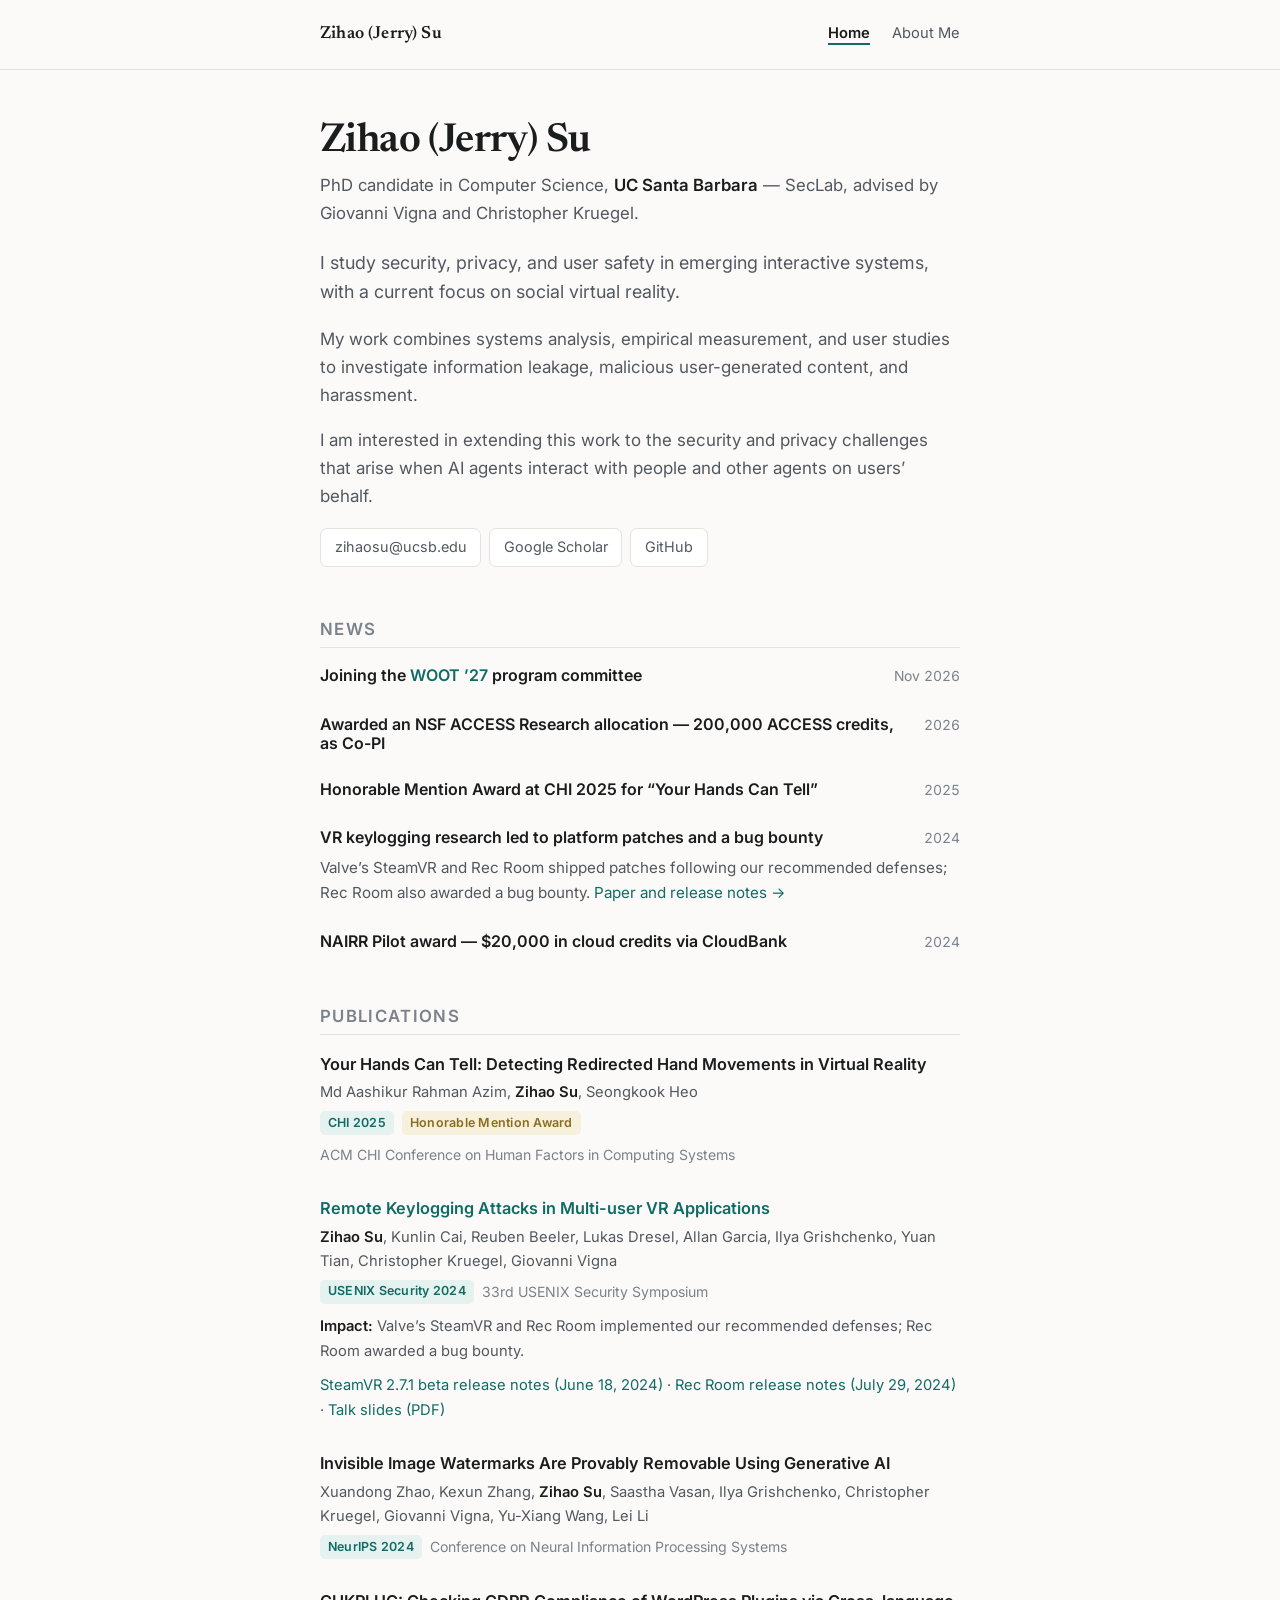
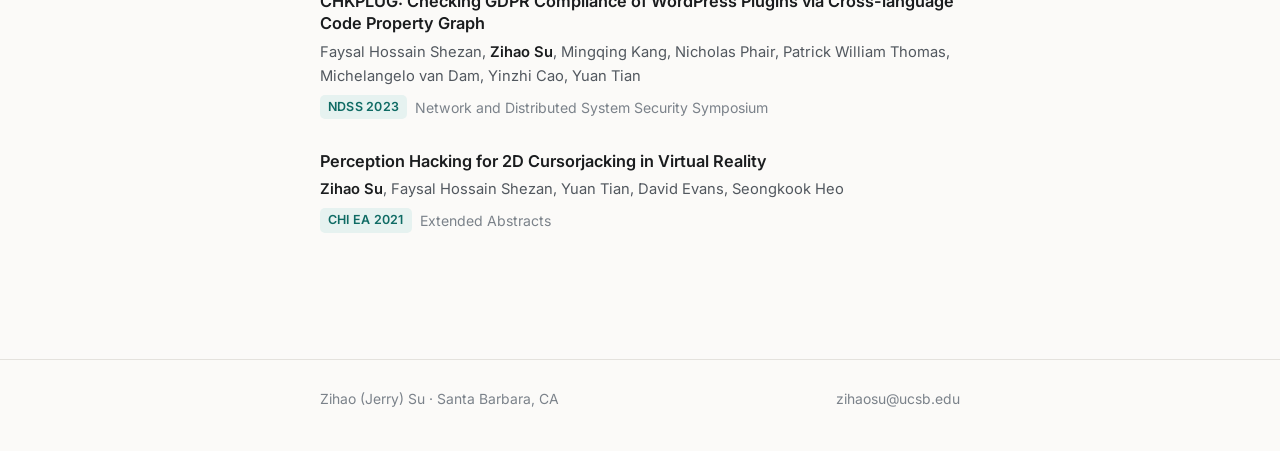
<file: index.html>
<!doctype html>
<html lang="en">
<head>
<meta charset="utf-8">
<meta name="viewport" content="width=device-width, initial-scale=1">
<title>Zihao (Jerry) Su — Security &amp; Privacy Researcher</title>
<meta name="description" content="Zihao (Jerry) Su studies security, privacy, and user safety in emerging interactive systems, with a current focus on social virtual reality, at UC Santa Barbara.">
<link rel="icon" href="assets/img/favicon.svg" type="image/svg+xml">
<link rel="preconnect" href="https://fonts.googleapis.com">
<link rel="preconnect" href="https://fonts.gstatic.com" crossorigin>
<link href="https://fonts.googleapis.com/css2?family=Inter:wght@400;500;600&family=Newsreader:opsz,wght@6..72,500;6..72,600&display=swap" rel="stylesheet">
<link rel="stylesheet" href="assets/css/style.css">
<meta property="og:title" content="Zihao (Jerry) Su — Security &amp; Privacy Researcher">
<meta property="og:description" content="PhD candidate at UC Santa Barbara studying security, privacy, and user safety in emerging interactive systems, with a current focus on social virtual reality.">
<meta property="og:type" content="profile">
</head>
<body>

<header class="site-head">
  <div class="wrap">
    <a class="brand" href="index.html">Zihao (Jerry) Su</a>
    <nav class="nav">
      <a href="index.html" aria-current="page">Home</a>
      <a href="about.html">About Me</a>
    </nav>
  </div>
</header>

<main class="wrap">

  <section class="hero">
    <h1>Zihao (Jerry) Su</h1>
    <p class="role">
      PhD candidate in Computer Science, <em>UC Santa Barbara</em> — SecLab,
      advised by Giovanni Vigna and Christopher Kruegel.
    </p>

    <p class="lede">
      I study security, privacy, and user safety in emerging interactive systems, with a current focus on social virtual reality.
    </p>
    <p>
      My work combines systems analysis, empirical measurement, and user studies to investigate information leakage, malicious user-generated content, and harassment.
    </p>
    <p>
      I am interested in extending this work to the security and privacy challenges that arise when AI agents interact with people and other agents on users’ behalf.
    </p>

    <ul class="links">
      <li><a href="mailto:zihaosu@ucsb.edu">zihaosu@ucsb.edu</a></li>
      <li><a href="https://scholar.google.com/citations?user=iBAr8iQAAAAJ&amp;hl=en">Google Scholar</a></li>
      <li><a href="https://github.com/JerrySu11">GitHub</a></li>
    </ul>
  </section>

  <h2 id="news">News</h2>
  <!-- Keep selected recent updates and notable research impact, newest first. -->
  <div class="entry">
    <div class="entry-head"><h3>Joining the <a href="https://www.usenix.org/conference/woot27">WOOT ’27</a> program committee</h3><span class="when">Nov 2026</span></div>
  </div>
  <div class="entry">
    <div class="entry-head"><h3>Awarded an NSF ACCESS Research allocation &mdash; 200,000 ACCESS credits, as Co-PI</h3><span class="when">2026</span></div>
  </div>
  <div class="entry">
    <div class="entry-head"><h3>Honorable Mention Award at CHI 2025 for “Your Hands Can Tell”</h3><span class="when">2025</span></div>
  </div>
  <div class="entry">
    <div class="entry-head"><h3>VR keylogging research led to platform patches and a bug bounty</h3><span class="when">2024</span></div>
    <p>Valve’s SteamVR and Rec Room shipped patches following our recommended defenses; Rec Room also awarded a bug bounty. <a href="#vr-keylogging">Paper and release notes →</a></p>
  </div>
  <div class="entry">
    <div class="entry-head"><h3>NAIRR Pilot award — $20,000 in cloud credits via CloudBank</h3><span class="when">2024</span></div>
  </div>

  <h2 id="publications">Publications</h2>

  <div class="pub">
    <p class="pub-title">Your Hands Can Tell: Detecting Redirected Hand Movements in Virtual Reality</p>
    <p class="pub-authors">Md Aashikur Rahman Azim, <span class="me">Zihao Su</span>, Seongkook Heo</p>
    <p class="pub-meta">
      <span class="tag">CHI 2025</span>
      <span class="tag award">Honorable Mention Award</span>
      <span>ACM CHI Conference on Human Factors in Computing Systems</span>
    </p>
  </div>

  <div class="pub" id="vr-keylogging">
    <p class="pub-title"><a href="https://www.usenix.org/conference/usenixsecurity24/presentation/su-zihao">Remote Keylogging Attacks in Multi-user VR Applications</a></p>
    <p class="pub-authors"><span class="me">Zihao Su</span>, Kunlin Cai, Reuben Beeler, Lukas Dresel, Allan Garcia, Ilya Grishchenko, Yuan Tian, Christopher Kruegel, Giovanni Vigna</p>
    <p class="pub-meta">
      <span class="tag">USENIX Security 2024</span>
      <span>33rd USENIX Security Symposium</span>
    </p>
    <p class="pub-impact"><strong>Impact:</strong> Valve’s SteamVR and Rec Room implemented our recommended defenses; Rec Room awarded a bug bounty.</p>
    <p class="pub-impact">
      <a href="https://steamcommunity.com/games/250820/announcements/detail/6829226410396566973">SteamVR 2.7.1 beta release notes (June 18, 2024)</a> ·
      <a href="https://steamcommunity.com/games/RecRoom/announcements/detail/4328606429633435827">Rec Room release notes (July 29, 2024)</a> ·
      <a href="https://www.usenix.org/system/files/usenixsecurity24_slides-su-zihao.pdf">Talk slides (PDF)</a>
    </p>
  </div>

  <div class="pub">
    <p class="pub-title">Invisible Image Watermarks Are Provably Removable Using Generative AI</p>
    <p class="pub-authors">Xuandong Zhao, Kexun Zhang, <span class="me">Zihao Su</span>, Saastha Vasan, Ilya Grishchenko, Christopher Kruegel, Giovanni Vigna, Yu-Xiang Wang, Lei Li</p>
    <p class="pub-meta">
      <span class="tag">NeurIPS 2024</span>
      <span>Conference on Neural Information Processing Systems</span>
    </p>
  </div>

  <div class="pub">
    <p class="pub-title">CHKPLUG: Checking GDPR Compliance of WordPress Plugins via Cross-language Code Property Graph</p>
    <p class="pub-authors">Faysal Hossain Shezan, <span class="me">Zihao Su</span>, Mingqing Kang, Nicholas Phair, Patrick William Thomas, Michelangelo van Dam, Yinzhi Cao, Yuan Tian</p>
    <p class="pub-meta">
      <span class="tag">NDSS 2023</span>
      <span>Network and Distributed System Security Symposium</span>
    </p>
  </div>

  <div class="pub">
    <p class="pub-title">Perception Hacking for 2D Cursorjacking in Virtual Reality</p>
    <p class="pub-authors"><span class="me">Zihao Su</span>, Faysal Hossain Shezan, Yuan Tian, David Evans, Seongkook Heo</p>
    <p class="pub-meta">
      <span class="tag">CHI EA 2021</span>
      <span>Extended Abstracts</span>
    </p>
  </div>

</main>

<footer class="site-foot">
  <div class="wrap">
    <span>Zihao (Jerry) Su · Santa Barbara, CA</span>
    <span><a href="mailto:zihaosu@ucsb.edu">zihaosu@ucsb.edu</a></span>
  </div>
</footer>

</body>
</html>
</file>
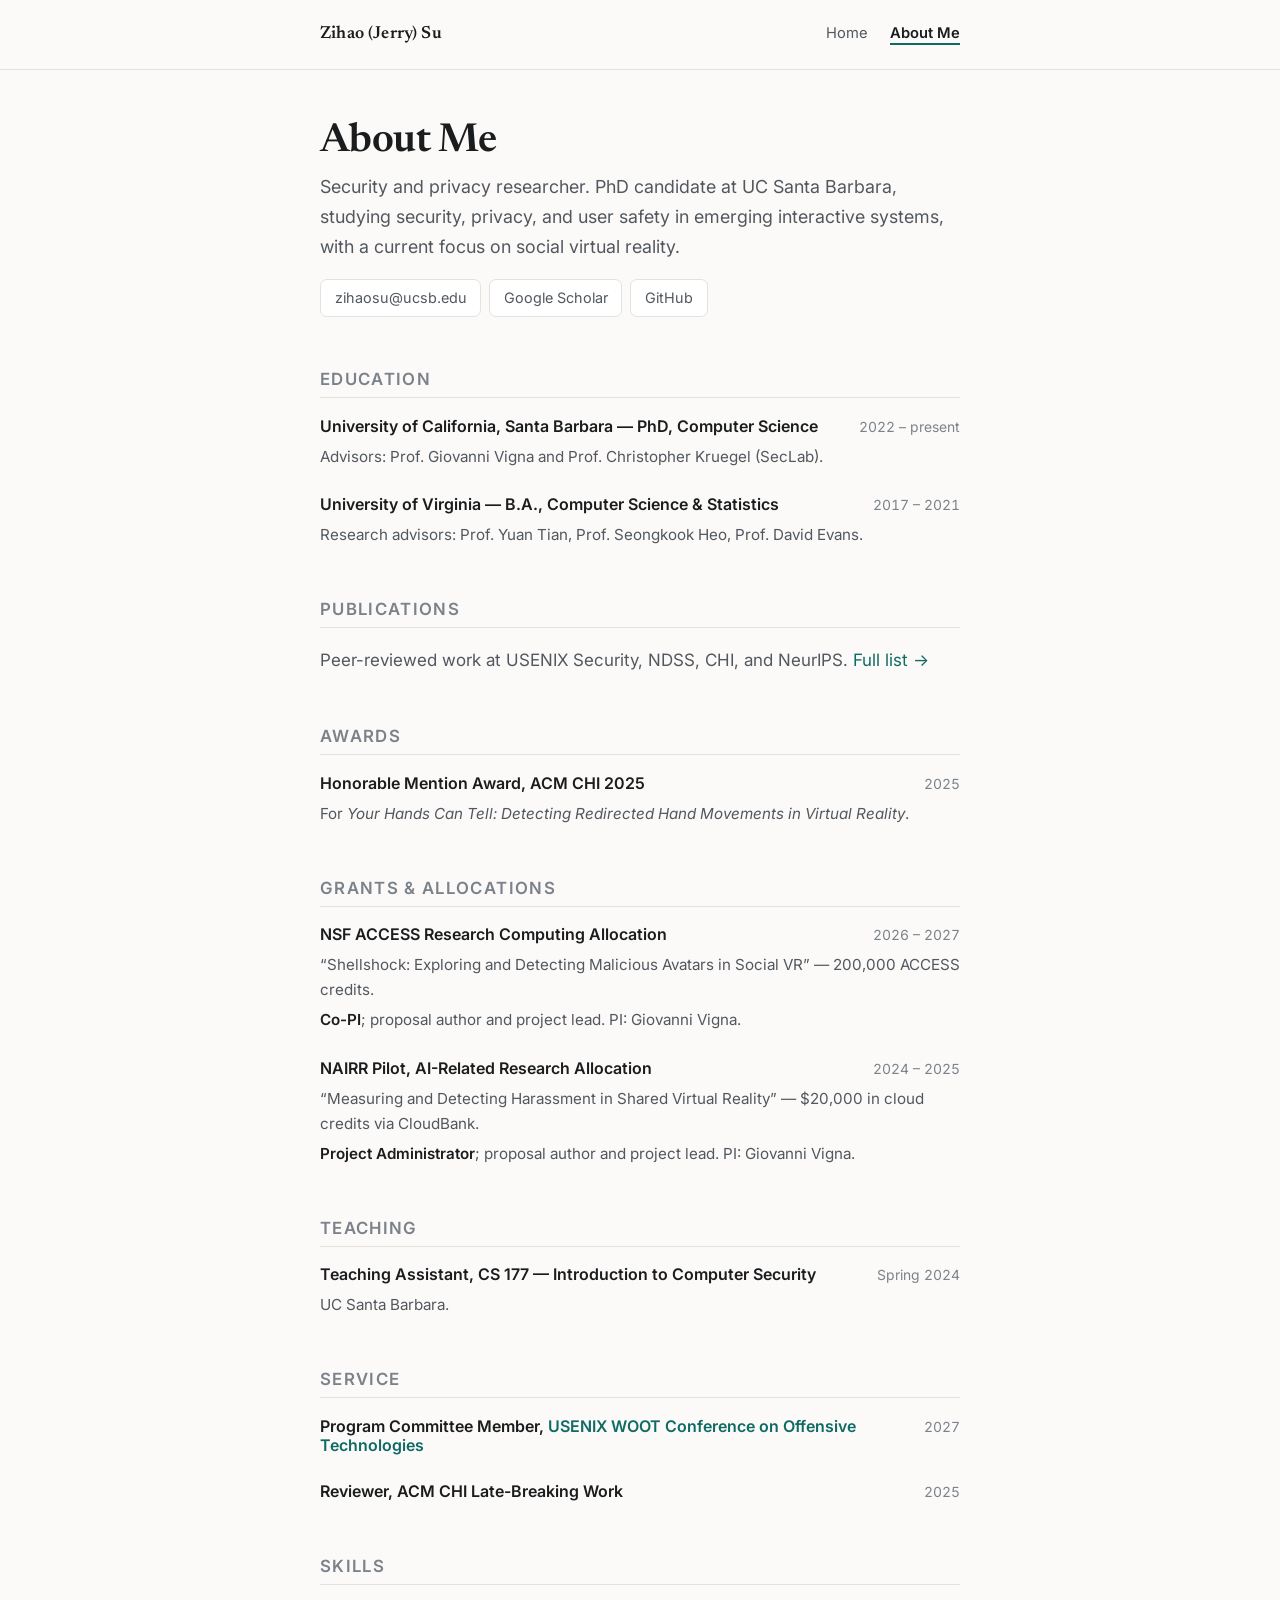
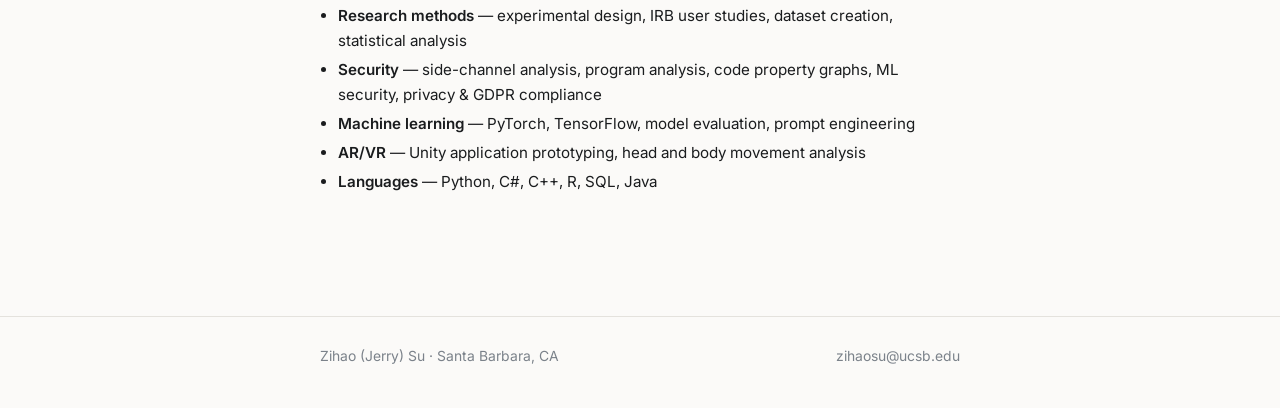
<file: about.html>
<!doctype html>
<html lang="en">
<head>
<meta charset="utf-8">
<meta name="viewport" content="width=device-width, initial-scale=1">
<title>About Me — Zihao (Jerry) Su</title>
<meta name="description" content="About Zihao (Jerry) Su: education, publications, awards, grants, teaching, and service.">
<link rel="icon" href="assets/img/favicon.svg" type="image/svg+xml">
<link rel="preconnect" href="https://fonts.googleapis.com">
<link rel="preconnect" href="https://fonts.gstatic.com" crossorigin>
<link href="https://fonts.googleapis.com/css2?family=Inter:wght@400;500;600&family=Newsreader:opsz,wght@6..72,500;6..72,600&display=swap" rel="stylesheet">
<link rel="stylesheet" href="assets/css/style.css">
</head>
<body>

<header class="site-head">
  <div class="wrap">
    <a class="brand" href="index.html">Zihao (Jerry) Su</a>
    <nav class="nav">
      <a href="index.html">Home</a>
      <a href="about.html" aria-current="page">About Me</a>
    </nav>
  </div>
</header>

<main class="wrap">

  <h1>About Me</h1>
  <p class="lede">
    Security and privacy researcher. PhD candidate at UC Santa Barbara,
    studying security, privacy, and user safety in emerging interactive systems,
    with a current focus on social virtual reality.
  </p>
  <!--
    To offer a downloadable PDF, prepare a public copy without private contact
    details or manuscripts under review, place it at
    assets/files/zihao-su-cv.pdf and uncomment the link below.
    <ul class="links"><li><a href="assets/files/zihao-su-cv.pdf">Download PDF</a></li></ul>
  -->
  <ul class="links">
    <li><a href="mailto:zihaosu@ucsb.edu">zihaosu@ucsb.edu</a></li>
    <li><a href="https://scholar.google.com/citations?user=iBAr8iQAAAAJ&amp;hl=en">Google Scholar</a></li>
    <li><a href="https://github.com/JerrySu11">GitHub</a></li>
  </ul>

  <h2>Education</h2>

  <div class="entry">
    <div class="entry-head">
      <h3>University of California, Santa Barbara — PhD, Computer Science</h3>
      <span class="when">2022 – present</span>
    </div>
    <p>Advisors: Prof. Giovanni Vigna and Prof. Christopher Kruegel (SecLab).</p>
  </div>

  <div class="entry">
    <div class="entry-head">
      <h3>University of Virginia — B.A., Computer Science &amp; Statistics</h3>
      <span class="when">2017 – 2021</span>
    </div>
    <p>Research advisors: Prof. Yuan Tian, Prof. Seongkook Heo, Prof. David Evans.</p>
  </div>

  <h2>Publications</h2>
  <p>
    Peer-reviewed work at USENIX Security, NDSS, CHI, and NeurIPS.
    <a href="index.html#publications">Full list →</a>
  </p>

  <h2>Awards</h2>
  <div class="entry">
    <div class="entry-head">
      <h3>Honorable Mention Award, ACM CHI 2025</h3>
      <span class="when">2025</span>
    </div>
    <p>For <em>Your Hands Can Tell: Detecting Redirected Hand Movements in Virtual Reality</em>.</p>
  </div>

  <h2>Grants &amp; allocations</h2>
  <div class="entry">
    <div class="entry-head">
      <h3>NSF ACCESS Research Computing Allocation</h3>
      <span class="when">2026 – 2027</span>
    </div>
    <p>&ldquo;Shellshock: Exploring and Detecting Malicious Avatars in Social VR&rdquo; &mdash; 200,000 ACCESS credits.</p>
    <p><strong>Co-PI</strong>; proposal author and project lead. PI: Giovanni Vigna.</p>
  </div>
  <div class="entry">
    <div class="entry-head">
      <h3>NAIRR Pilot, AI-Related Research Allocation</h3>
      <span class="when">2024 – 2025</span>
    </div>
    <p>&ldquo;Measuring and Detecting Harassment in Shared Virtual Reality&rdquo; &mdash; $20,000 in cloud credits via CloudBank.</p>
    <p><strong>Project Administrator</strong>; proposal author and project lead. PI: Giovanni Vigna.</p>
  </div>

  <h2>Teaching</h2>
  <div class="entry">
    <div class="entry-head">
      <h3>Teaching Assistant, CS 177 — Introduction to Computer Security</h3>
      <span class="when">Spring 2024</span>
    </div>
    <p>UC Santa Barbara.</p>
  </div>

  <h2>Service</h2>
  <div class="entry">
    <div class="entry-head">
      <h3>Program Committee Member, <a href="https://www.usenix.org/conference/woot27">USENIX WOOT Conference on Offensive Technologies</a></h3>
      <span class="when">2027</span>
    </div>
  </div>
  <div class="entry">
    <div class="entry-head">
      <h3>Reviewer, ACM CHI Late-Breaking Work</h3>
      <span class="when">2025</span>
    </div>
  </div>

  <h2>Skills</h2>
  <div class="entry">
    <ul>
      <li><strong>Research methods</strong> — experimental design, IRB user studies, dataset creation, statistical analysis</li>
      <li><strong>Security</strong> — side-channel analysis, program analysis, code property graphs, ML security, privacy &amp; GDPR compliance</li>
      <li><strong>Machine learning</strong> — PyTorch, TensorFlow, model evaluation, prompt engineering</li>
      <li><strong>AR/VR</strong> — Unity application prototyping, head and body movement analysis</li>
      <li><strong>Languages</strong> — Python, C#, C++, R, SQL, Java</li>
    </ul>
  </div>

</main>

<footer class="site-foot">
  <div class="wrap">
    <span>Zihao (Jerry) Su · Santa Barbara, CA</span>
    <span><a href="mailto:zihaosu@ucsb.edu">zihaosu@ucsb.edu</a></span>
  </div>
</footer>

</body>
</html>
</file>
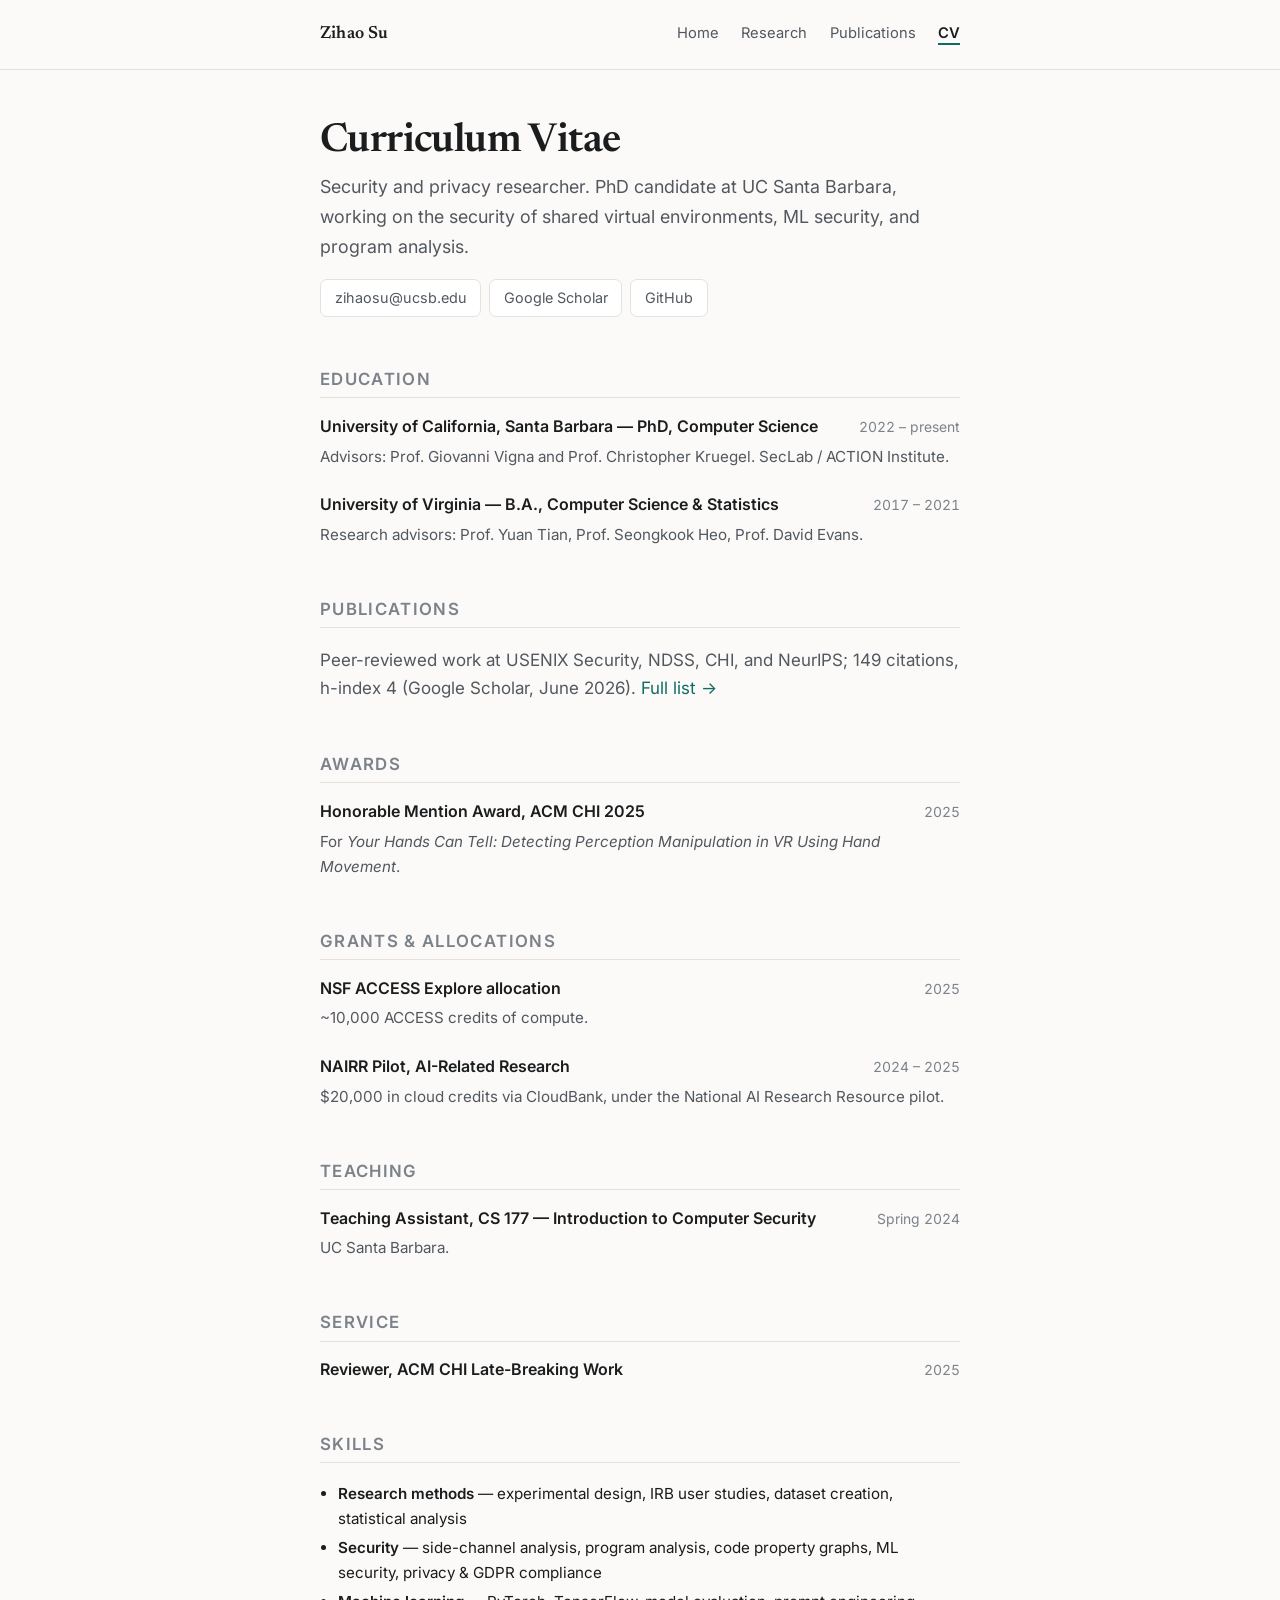
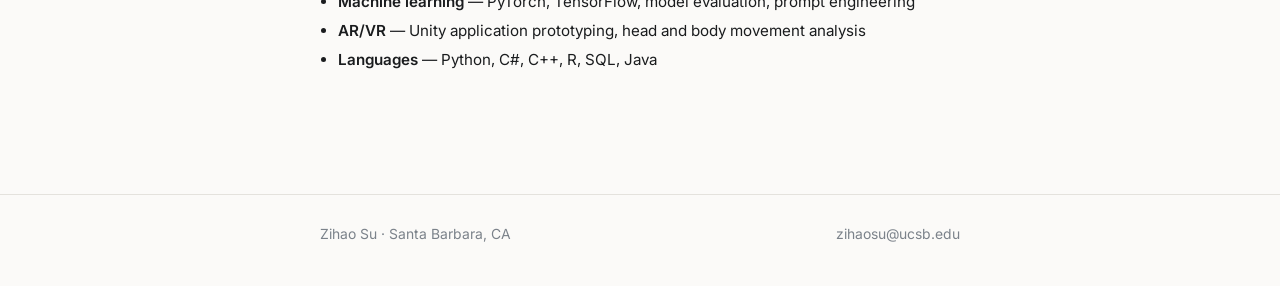
<file: cv.html>
<!doctype html>
<html lang="en">
<head>
<meta charset="utf-8">
<meta name="viewport" content="width=device-width, initial-scale=1">
<title>CV — Zihao Su</title>
<meta name="description" content="Curriculum vitae of Zihao Su: education, publications, awards, grants, teaching, and service.">
<link rel="icon" href="assets/img/favicon.svg" type="image/svg+xml">
<link rel="preconnect" href="https://fonts.googleapis.com">
<link rel="preconnect" href="https://fonts.gstatic.com" crossorigin>
<link href="https://fonts.googleapis.com/css2?family=Inter:wght@400;500;600&family=Newsreader:opsz,wght@6..72,500;6..72,600&display=swap" rel="stylesheet">
<link rel="stylesheet" href="assets/css/style.css">
</head>
<body>

<header class="site-head">
  <div class="wrap">
    <a class="brand" href="index.html">Zihao Su</a>
    <nav class="nav">
      <a href="index.html">Home</a>
      <a href="research.html">Research</a>
      <a href="publications.html">Publications</a>
      <a href="cv.html" aria-current="page">CV</a>
    </nav>
  </div>
</header>

<main class="wrap">

  <h1>Curriculum Vitae</h1>
  <p class="lede">
    Security and privacy researcher. PhD candidate at UC Santa Barbara,
    working on the security of shared virtual environments, ML security, and
    program analysis.
  </p>
  <!--
    To offer a downloadable PDF, drop a phone-number-free copy at
    assets/files/zihao-su-cv.pdf and uncomment the link below.
    <ul class="links"><li><a href="assets/files/zihao-su-cv.pdf">Download PDF</a></li></ul>
  -->
  <ul class="links">
    <li><a href="mailto:zihaosu@ucsb.edu">zihaosu@ucsb.edu</a></li>
    <li><a href="https://scholar.google.com/citations?user=kZVwaTMAAAAJ&amp;hl=en">Google Scholar</a></li>
    <li><a href="https://github.com/JerrySu11">GitHub</a></li>
  </ul>

  <h2>Education</h2>

  <div class="entry">
    <div class="entry-head">
      <h3>University of California, Santa Barbara — PhD, Computer Science</h3>
      <span class="when">2022 – present</span>
    </div>
    <p>Advisors: Prof. Giovanni Vigna and Prof. Christopher Kruegel. SecLab / ACTION Institute.</p>
  </div>

  <div class="entry">
    <div class="entry-head">
      <h3>University of Virginia — B.A., Computer Science &amp; Statistics</h3>
      <span class="when">2017 – 2021</span>
    </div>
    <p>Research advisors: Prof. Yuan Tian, Prof. Seongkook Heo, Prof. David Evans.</p>
  </div>

  <h2>Publications</h2>
  <p>
    Peer-reviewed work at USENIX Security, NDSS, CHI, and NeurIPS; 149 citations,
    h-index 4 (Google Scholar, June 2026).
    <a href="publications.html">Full list →</a>
  </p>

  <h2>Awards</h2>
  <div class="entry">
    <div class="entry-head">
      <h3>Honorable Mention Award, ACM CHI 2025</h3>
      <span class="when">2025</span>
    </div>
    <p>For <em>Your Hands Can Tell: Detecting Perception Manipulation in VR Using Hand Movement</em>.</p>
  </div>

  <h2>Grants &amp; allocations</h2>
  <div class="entry">
    <div class="entry-head">
      <h3>NSF ACCESS Explore allocation</h3>
      <span class="when">2025</span>
    </div>
    <p>~10,000 ACCESS credits of compute.</p>
  </div>
  <div class="entry">
    <div class="entry-head">
      <h3>NAIRR Pilot, AI-Related Research</h3>
      <span class="when">2024 – 2025</span>
    </div>
    <p>$20,000 in cloud credits via CloudBank, under the National AI Research Resource pilot.</p>
  </div>

  <h2>Teaching</h2>
  <div class="entry">
    <div class="entry-head">
      <h3>Teaching Assistant, CS 177 — Introduction to Computer Security</h3>
      <span class="when">Spring 2024</span>
    </div>
    <p>UC Santa Barbara.</p>
  </div>

  <h2>Service</h2>
  <div class="entry">
    <div class="entry-head">
      <h3>Reviewer, ACM CHI Late-Breaking Work</h3>
      <span class="when">2025</span>
    </div>
  </div>

  <h2>Skills</h2>
  <div class="entry">
    <ul>
      <li><strong>Research methods</strong> — experimental design, IRB user studies, dataset creation, statistical analysis</li>
      <li><strong>Security</strong> — side-channel analysis, program analysis, code property graphs, ML security, privacy &amp; GDPR compliance</li>
      <li><strong>Machine learning</strong> — PyTorch, TensorFlow, model evaluation, prompt engineering</li>
      <li><strong>AR/VR</strong> — Unity application prototyping, head and body movement analysis</li>
      <li><strong>Languages</strong> — Python, C#, C++, R, SQL, Java</li>
    </ul>
  </div>

</main>

<footer class="site-foot">
  <div class="wrap">
    <span>Zihao Su · Santa Barbara, CA</span>
    <span><a href="mailto:zihaosu@ucsb.edu">zihaosu@ucsb.edu</a></span>
  </div>
</footer>

</body>
</html>
</file>
<file: assets/css/style.css>
/* ---------------------------------------------------------------
   Zihao Su — personal site
   Single stylesheet, no build step.
   --------------------------------------------------------------- */

:root {
  --bg:        #fbfaf8;
  --surface:   #ffffff;
  --text:      #1a1c1e;
  --text-soft: #52585f;
  --text-mute: #7b828a;
  --line:      #e4e2dd;
  --accent:    #0f6b64;
  --accent-soft:#e6f2f0;
  --gold:      #8a6d1f;
  --gold-soft: #f7f0dc;

  --serif: "Newsreader", Georgia, "Times New Roman", serif;
  --sans:  "Inter", -apple-system, BlinkMacSystemFont, "Segoe UI", Helvetica, Arial, sans-serif;
  --mono:  ui-monospace, SFMono-Regular, "SF Mono", Menlo, monospace;

  --measure: 43rem;
}

@media (prefers-color-scheme: dark) {
  :root {
    --bg:        #101214;
    --surface:   #16191c;
    --text:      #e9e7e3;
    --text-soft: #b3b8bd;
    --text-mute: #868d94;
    --line:      #2a2e33;
    --accent:    #5ec8bd;
    --accent-soft:#12312e;
    --gold:      #d8b95f;
    --gold-soft: #2e2716;
  }
}

*, *::before, *::after { box-sizing: border-box; }

html { -webkit-text-size-adjust: 100%; scroll-behavior: smooth; }

body {
  margin: 0;
  background: var(--bg);
  color: var(--text);
  font-family: var(--sans);
  font-size: 17px;
  line-height: 1.65;
  -webkit-font-smoothing: antialiased;
}

.wrap { max-width: var(--measure); margin: 0 auto; padding: 0 1.5rem; }

a { color: var(--accent); text-decoration: none; }
a:hover { text-decoration: underline; text-underline-offset: 2px; }

/* ---------- header / nav ---------- */

.site-head {
  border-bottom: 1px solid var(--line);
  background: var(--bg);
}
.site-head .wrap {
  display: flex; align-items: baseline; justify-content: space-between;
  gap: 1rem; flex-wrap: wrap; padding-top: 1.25rem; padding-bottom: 1.25rem;
}
.brand {
  font-family: var(--serif);
  font-size: 1.1rem; font-weight: 600; letter-spacing: 0.01em;
  color: var(--text);
}
.brand:hover { text-decoration: none; color: var(--accent); }
.nav { display: flex; gap: 1.4rem; font-size: 0.92rem; }
.nav a { color: var(--text-soft); }
.nav a:hover { color: var(--accent); text-decoration: none; }
.nav a[aria-current="page"] { color: var(--text); font-weight: 600; box-shadow: inset 0 -2px 0 var(--accent); }

/* ---------- typography ---------- */

h1, h2, h3 { font-family: var(--serif); font-weight: 600; line-height: 1.2; color: var(--text); }

h1 { font-size: 2.5rem; letter-spacing: -0.015em; margin: 0 0 0.4rem; }
h2 {
  font-size: 1.05rem; font-family: var(--sans); font-weight: 600;
  letter-spacing: 0.08em; text-transform: uppercase; color: var(--text-mute);
  margin: 3.25rem 0 1.1rem;
  padding-bottom: 0.5rem; border-bottom: 1px solid var(--line);
}
h3 { font-size: 1.15rem; margin: 0 0 0.3rem; }

p { margin: 0 0 1.1rem; color: var(--text-soft); }
main p strong, main li strong { color: var(--text); font-weight: 600; }

.lede { font-size: 1.12rem; color: var(--text-soft); }

/* main also carries .wrap, whose padding shorthand would zero these out —
   the more specific selector keeps the vertical rhythm. */
main.wrap { padding-top: 3rem; padding-bottom: 4rem; }

/* ---------- hero ---------- */

.hero { margin-bottom: 0.5rem; }
.hero .role {
  font-size: 1.05rem; color: var(--text-soft); margin: 0 0 1.25rem;
}
.hero .role em { color: var(--text); font-style: normal; font-weight: 600; }

.status {
  display: inline-flex; align-items: center; gap: 0.55rem;
  background: var(--accent-soft); color: var(--accent);
  border-radius: 999px; padding: 0.35rem 0.9rem;
  font-size: 0.85rem; font-weight: 600; margin-bottom: 1.75rem;
}
.status .dot {
  width: 7px; height: 7px; border-radius: 50%;
  background: currentColor; flex: none;
}

.links { display: flex; flex-wrap: wrap; gap: 0.5rem; margin: 0 0 0.5rem; padding: 0; list-style: none; }
.links a {
  display: inline-block; border: 1px solid var(--line); background: var(--surface);
  border-radius: 7px; padding: 0.4rem 0.85rem; font-size: 0.9rem; color: var(--text-soft);
}
.links a:hover { border-color: var(--accent); color: var(--accent); text-decoration: none; }

/* ---------- research threads ---------- */

.thread {
  border-left: 2px solid var(--line);
  padding: 0 0 0 1.25rem; margin: 0 0 2.25rem;
}
.thread:hover { border-left-color: var(--accent); }
.thread h3 { font-family: var(--sans); font-size: 1.02rem; font-weight: 600; }
.thread p { margin-bottom: 0.5rem; }
.thread .refs { font-size: 0.88rem; color: var(--text-mute); margin: 0; }

/* ---------- publications ---------- */

.pub { margin: 0 0 1.9rem; }
.pub-title { font-family: var(--sans); font-size: 1.02rem; font-weight: 600; line-height: 1.4; margin: 0 0 0.3rem; color: var(--text); }
.pub-authors { font-size: 0.92rem; color: var(--text-soft); margin: 0 0 0.4rem; }
.pub-authors .me { color: var(--text); font-weight: 600; }
.pub-meta { font-size: 0.88rem; color: var(--text-mute); margin: 0; display: flex; flex-wrap: wrap; gap: 0.5rem; align-items: center; }
.pub-impact { font-size: 0.92rem; margin: 0.65rem 0 0; }

.tag {
  display: inline-block; border-radius: 5px; padding: 0.12rem 0.5rem;
  font-size: 0.78rem; font-weight: 600; letter-spacing: 0.02em;
  background: var(--accent-soft); color: var(--accent);
}
.tag.award { background: var(--gold-soft); color: var(--gold); }
.tag.quiet { background: transparent; color: var(--text-mute); border: 1px solid var(--line); font-weight: 500; }

.note {
  background: var(--surface); border: 1px solid var(--line); border-radius: 9px;
  padding: 1rem 1.15rem; font-size: 0.93rem; color: var(--text-soft); margin: 0 0 2rem;
}
.note p:last-child { margin-bottom: 0; }

/* ---------- CV ---------- */

.entry { margin: 0 0 1.6rem; }
.entry-head { display: grid; grid-template-columns: minmax(0, 1fr) auto; gap: 1rem; align-items: baseline; }
.entry-head h3 { font-family: var(--sans); font-size: 1rem; font-weight: 600; margin: 0; }
.entry .when { font-size: 0.87rem; color: var(--text-mute); font-variant-numeric: tabular-nums; white-space: nowrap; }
.entry p, .entry ul { margin: 0.3rem 0 0; font-size: 0.95rem; }
.entry ul { padding-left: 1.15rem; }
.entry li { margin-bottom: 0.25rem; }

.metrics { display: flex; gap: 2rem; flex-wrap: wrap; margin: 1.75rem 0 1rem; padding: 0; list-style: none; }
.metrics div { }
.metrics .n { font-family: var(--serif); font-size: 1.75rem; font-weight: 600; display: block; line-height: 1.1; }
.metrics .k { font-size: 0.82rem; color: var(--text-mute); letter-spacing: 0.04em; text-transform: uppercase; }

/* ---------- footer ---------- */

.site-foot {
  border-top: 1px solid var(--line); margin-top: 2rem;
  padding: 1.75rem 0 2.5rem; font-size: 0.87rem; color: var(--text-mute);
}
.site-foot .wrap { display: flex; justify-content: space-between; gap: 1rem; flex-wrap: wrap; }
.site-foot a { color: var(--text-mute); }

@media (max-width: 560px) {
  body { font-size: 16px; }
  h1 { font-size: 2rem; }
  .site-head .wrap { flex-direction: column; gap: 0.6rem; align-items: flex-start; }
  .nav { gap: 1.1rem; }
}
</file>
